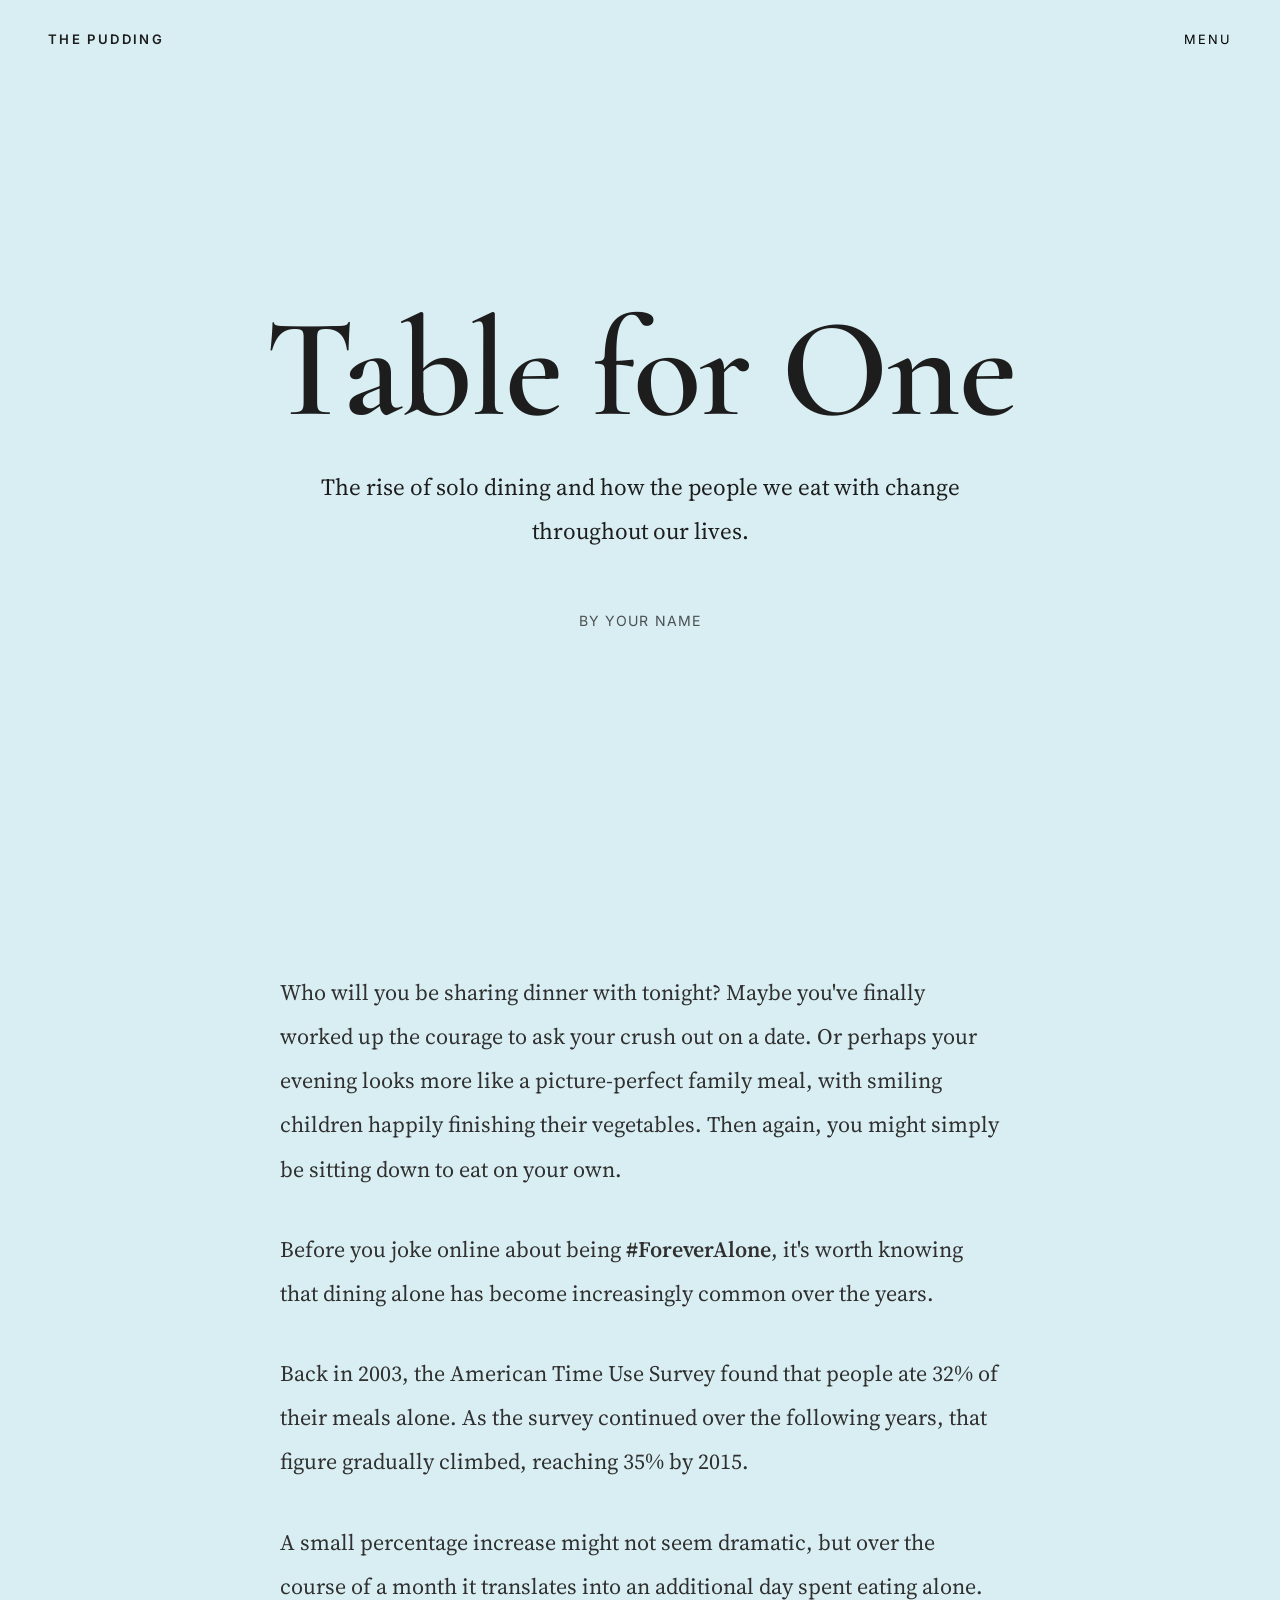
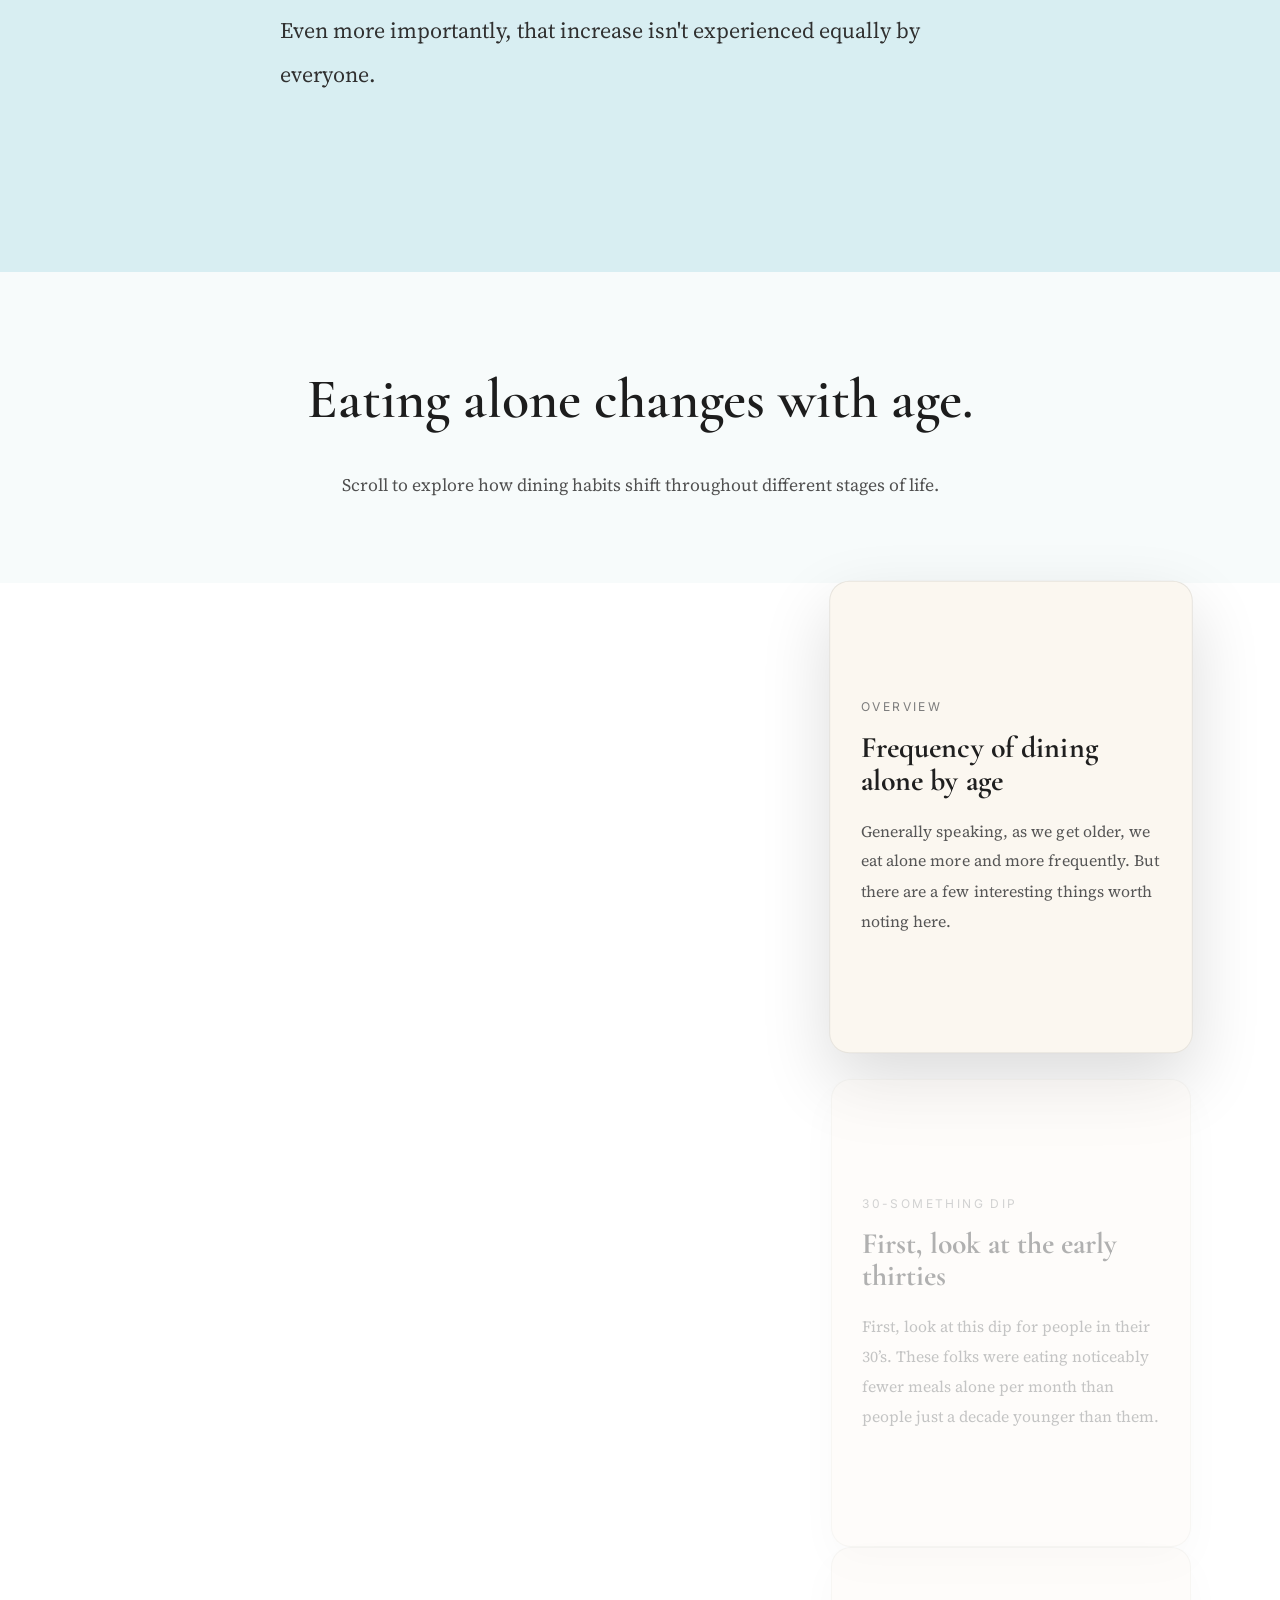
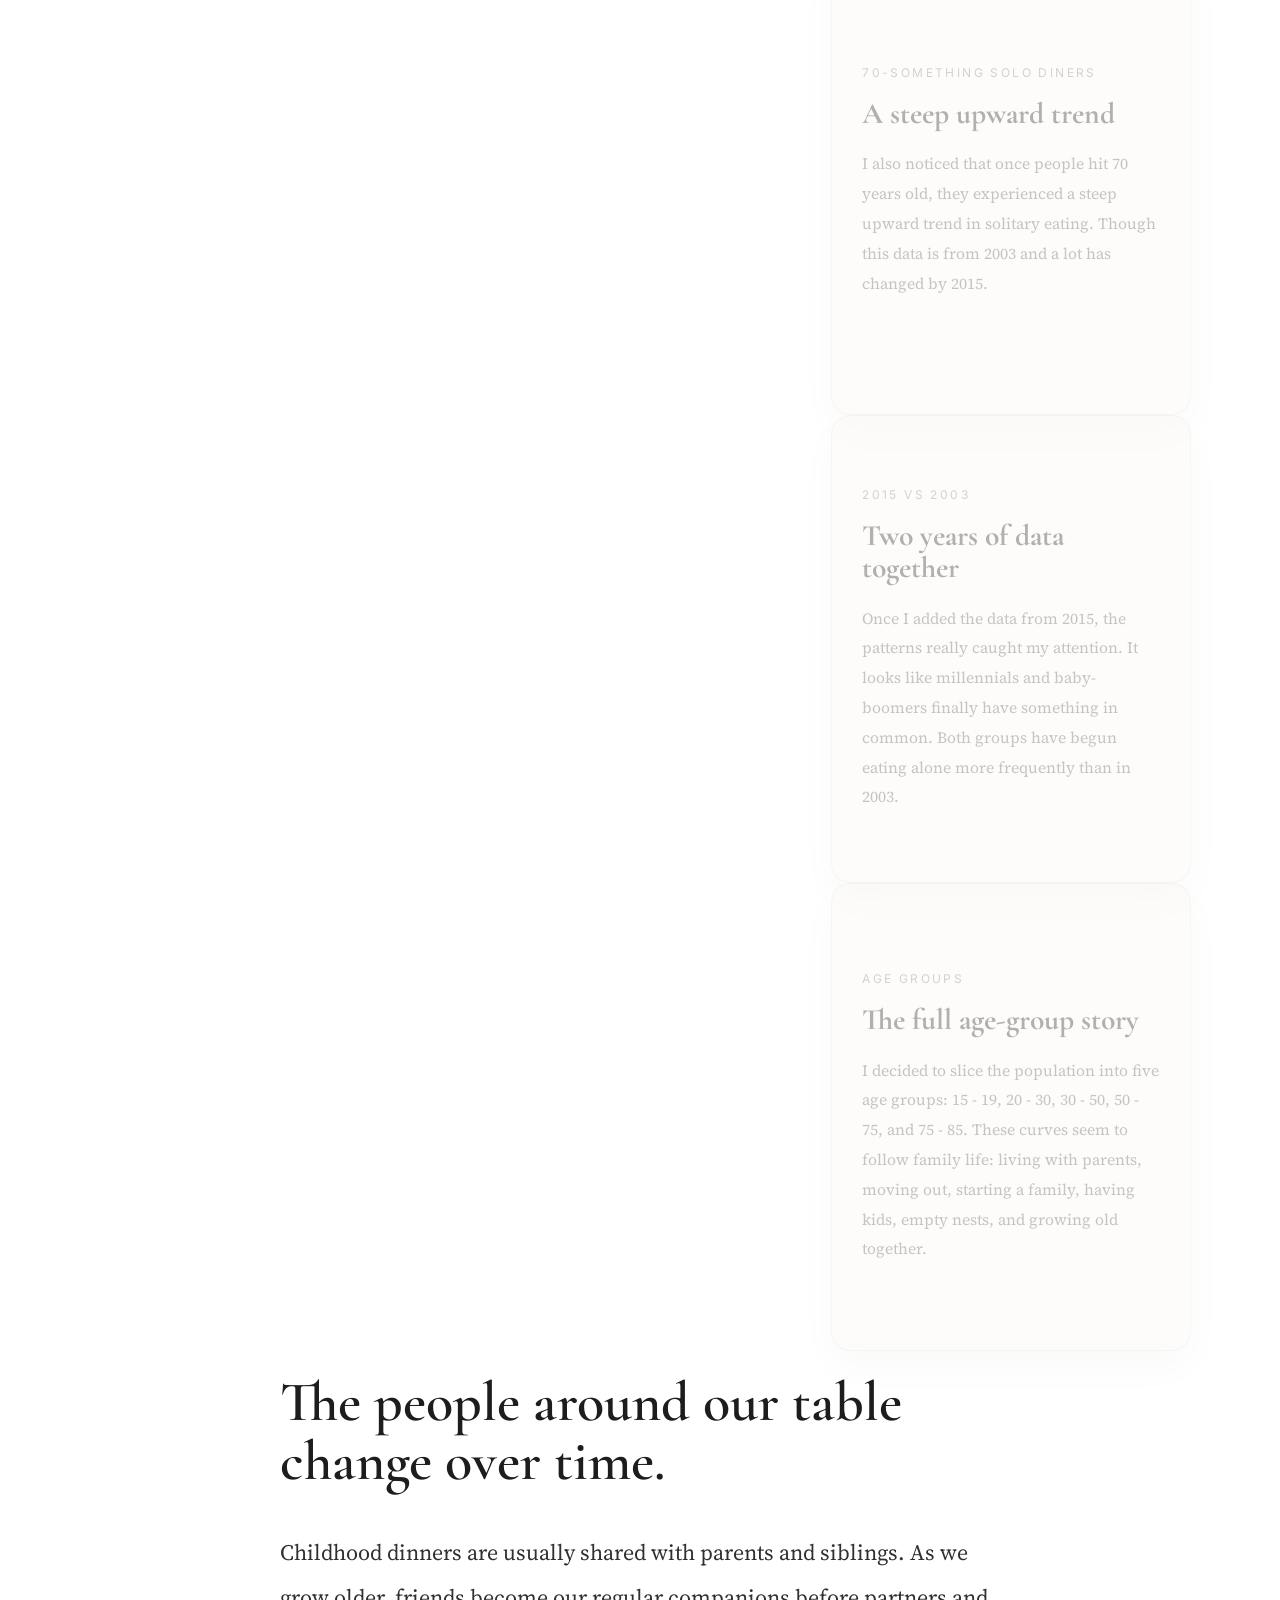
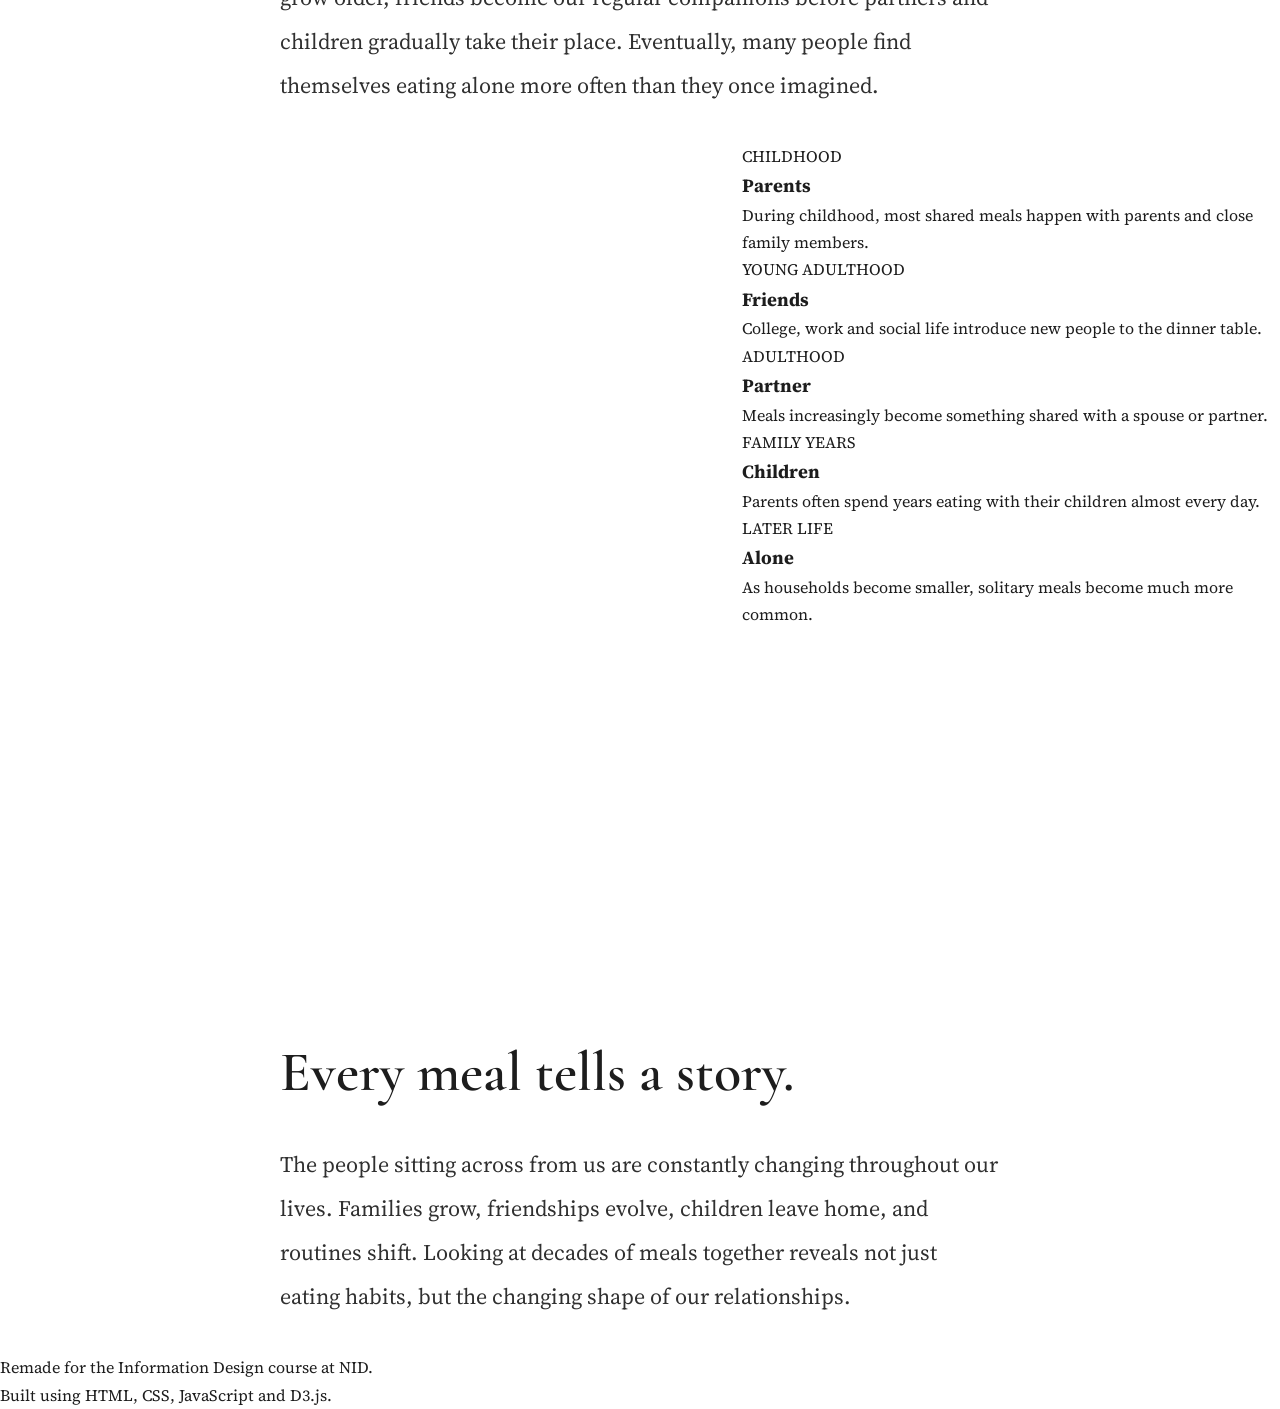
<file: about.html>
<!DOCTYPE html>
<html lang="en">

<head>

    <meta charset="UTF-8">

    <meta name="viewport"
          content="width=device-width, initial-scale=1.0">

    <title>Table For One</title>

    <!-- Google Fonts -->

    <link rel="preconnect"
          href="https://fonts.googleapis.com">

    <link rel="preconnect"
          href="https://fonts.gstatic.com"
          crossorigin>

    <link href="https://fonts.googleapis.com/css2?family=Cormorant+Garamond:wght@400;500;600;700&family=Source+Serif+4:wght@400;500&family=Inter:wght@400;500;600&display=swap"
          rel="stylesheet">

    <link rel="stylesheet"
          href="style.css">

    <script src="https://d3js.org/d3.v7.min.js"></script>

</head>

<body>



<!-- ========================================================= -->
<div class="opening">

<header class="navbar">

    <div class="logo">

        The Pudding

    </div>

    <button class="menu-btn">

        MENU

    </button>

</header>



<!-- ========================================================= -->

<section class="hero">

    <div class="hero-inner">

        <h1>

            Table for One

        </h1>

        <p class="subtitle">

            The rise of solo dining and how the people we eat with
            change throughout our lives.

        </p>

        <p class="author">

            By Your Name

        </p>

    </div>

</section>



<!-- ========================================================= -->

<section class="intro">

    <div class="article">

        <p>

            Who will you be sharing dinner with tonight? Maybe you've finally worked up the courage to ask your crush out on a date. Or perhaps your evening looks more like a picture-perfect family meal, with smiling children happily finishing their vegetables. Then again, you might simply be sitting down to eat on your own.

        </p>

        <p>

            Before you joke online about being <strong>#ForeverAlone</strong>, it's worth knowing that dining alone has become increasingly common over the years.

        </p>

        <p>

            Back in 2003, the American Time Use Survey found that people ate 32% of their meals alone. As the survey continued over the following years, that figure gradually climbed, reaching 35% by 2015.

        </p>

        <p>

            A small percentage increase might not seem dramatic, but over the course of a month it translates into an additional day spent eating alone. Even more importantly, that increase isn't experienced equally by everyone.

        </p>

    </div>

</section>



<!-- ========================================================= -->

<section class="transition">

    <div class="transition-text">

        <h2>

            Eating alone changes with age.

        </h2>

        <p>

            Scroll to explore how dining habits shift throughout different stages of life.

        </p>

    </div>

</section>



<!-- ========================================================= -->
</div>
<!-- ========================================================= -->
<!-- SCROLLY : DINING ALONE -->
<!-- ========================================================= -->

<section class="scrolly" id="alone-scrolly">

    <!-- Sticky Graphic -->

    <div class="graphic">

        <div class="chart-wrapper">

            <svg id="line-chart"></svg>

        </div>

    </div>



    <!-- Story -->

    <div class="story">

        <article class="story-card active"

                 data-scene="0">

            <span>

                OVERVIEW

            </span>

            <h2>

                Frequency of dining alone by age

            </h2>

            <p>

                Generally speaking, as we get older, we eat alone more and more frequently. But there are a few interesting things worth noting here.

            </p>

        </article>



        <article class="story-card"

                 data-scene="1">

            <span>

                30-SOMETHING DIP

            </span>

            <h2>

                First, look at the early thirties

            </h2>

            <p>

                First, look at this dip for people in their 30’s. These folks were eating noticeably fewer meals alone per month than people just a decade younger than them.

            </p>

        </article>



        <article class="story-card"

                 data-scene="2">

            <span>

                70-SOMETHING SOLO DINERS

            </span>

            <h2>

                A steep upward trend

            </h2>

            <p>

                I also noticed that once people hit 70 years old, they experienced a steep upward trend in solitary eating. Though this data is from 2003 and a lot has changed by 2015.

            </p>

        </article>



        <article class="story-card"

                 data-scene="3">

            <span>

                2015 VS 2003

            </span>

            <h2>

                Two years of data together

            </h2>

            <p>

                Once I added the data from 2015, the patterns really caught my attention. It looks like millennials and baby-boomers finally have something in common. Both groups have begun eating alone more frequently than in 2003.

            </p>

        </article>



        <article class="story-card"

                 data-scene="4">

            <span>

                AGE GROUPS

            </span>

            <h2>

                The full age-group story

            </h2>

            <p>

                I decided to slice the population into five age groups: 15 - 19, 20 - 30, 30 - 50, 50 - 75, and 75 - 85. These curves seem to follow family life: living with parents, moving out, starting a family, having kids, empty nests, and growing old together.

            </p>

        </article>

    </div>

</section>
<!-- ========================================================= -->
<!-- WHO WE EAT WITH -->
<!-- ========================================================= -->

<section class="companion-intro">

    <div class="article">

        <h2>

            The people around our table change over time.

        </h2>

        <p>

            Childhood dinners are usually shared with parents and siblings. As we grow older, friends become our regular companions before partners and children gradually take their place. Eventually, many people find themselves eating alone more often than they once imagined.

        </p>

    </div>

</section>



<!-- ========================================================= -->
<!-- COMPANION SCROLLY -->
<!-- ========================================================= -->

<section class="companion-scrolly">

    <!-- Sticky Graphic -->

    <div class="graphic companion-graphic">

        <div id="whom-chart">

            <!-- D3 Visualization -->

        </div>

    </div>



    <!-- Text -->

    <div class="steps companion-steps">



        <article class="step active"
                 data-group="parents">

            <div class="step-inner">

                <span>

                    CHILDHOOD

                </span>

                <h3>

                    Parents

                </h3>

                <p>

                    During childhood, most shared meals happen with parents and close family members.

                </p>

            </div>

        </article>



        <article class="step"
                 data-group="friends">

            <div class="step-inner">

                <span>

                    YOUNG ADULTHOOD

                </span>

                <h3>

                    Friends

                </h3>

                <p>

                    College, work and social life introduce new people to the dinner table.

                </p>

            </div>

        </article>



        <article class="step"
                 data-group="partner">

            <div class="step-inner">

                <span>

                    ADULTHOOD

                </span>

                <h3>

                    Partner

                </h3>

                <p>

                    Meals increasingly become something shared with a spouse or partner.

                </p>

            </div>

        </article>



        <article class="step"
                 data-group="children">

            <div class="step-inner">

                <span>

                    FAMILY YEARS

                </span>

                <h3>

                    Children

                </h3>

                <p>

                    Parents often spend years eating with their children almost every day.

                </p>

            </div>

        </article>



        <article class="step"
                 data-group="alone">

            <div class="step-inner">

                <span>

                    LATER LIFE

                </span>

                <h3>

                    Alone

                </h3>

                <p>

                    As households become smaller, solitary meals become much more common.

                </p>

            </div>

        </article>



    </div>

</section>



<!-- ========================================================= -->
<!-- FINAL NOTE -->
<!-- ========================================================= -->

<section class="closing">

    <div class="article narrow">

        <h2>

            Every meal tells a story.

        </h2>

        <p>

            The people sitting across from us are constantly changing throughout our lives. Families grow, friendships evolve, children leave home, and routines shift. Looking at decades of meals together reveals not just eating habits, but the changing shape of our relationships.

        </p>

    </div>

</section>



<!-- ========================================================= -->
<!-- FOOTER -->
<!-- ========================================================= -->

<footer>

    <div class="footer-inner">

        <p>

            Remade for the Information Design course at NID.

        </p>

        <p>

            Built using HTML, CSS, JavaScript and D3.js.

        </p>

    </div>

</footer>



<!-- ========================================================= -->
<!-- JAVASCRIPT -->
<!-- ========================================================= -->

<script src="script.js?v=2"></script>

</body>

</html>
</file>
<file: style.css>
/* =====================================================
TABLE FOR ONE
STYLE.CSS
===================================================== */

/* =====================================================
RESET
===================================================== */

*,
*::before,
*::after{
    margin:0;
    padding:0;
    box-sizing:border-box;
}

html{
    scroll-behavior:smooth;
}

body{
    background:#fff;
    color:#1d1d1d;
    font-family:"Source Serif 4",serif;
    overflow-x:hidden;
    line-height:1.7;
    -webkit-font-smoothing:antialiased;
    text-rendering:optimizeLegibility;
}

img{
    display:block;
    max-width:100%;
}

svg{
    overflow:visible;
}

a{
    color:inherit;
    text-decoration:none;
}

.opening{
    background:#d8eef2;
}

.navbar{
    position:fixed;
    top:0;
    left:0;
    width:100%;
    padding:28px 48px;
    display:flex;
    justify-content:space-between;
    align-items:center;
    z-index:1000;
    background:transparent;
}

.logo{
    font-family:"Inter",sans-serif;
    font-size:.82rem;
    font-weight:600;
    letter-spacing:.18em;
    text-transform:uppercase;
}

.menu-btn{
    border:none;
    background:none;
    cursor:pointer;
    font-family:"Inter",sans-serif;
    font-size:.8rem;
    letter-spacing:.15em;
    transition:.3s;
}

.menu-btn:hover{
    opacity:.65;
}

.hero{
    min-height:100vh;
    display:flex;
    justify-content:center;
    align-items:center;
    padding:140px 30px 100px;
    text-align:center;
}

.hero-inner{
    width:min(980px,90vw);
}

.hero h1{
    font-family:"Cormorant Garamond",serif;
    font-size:clamp(5rem,11vw,8.8rem);
    font-weight:600;
    line-height:.88;
    letter-spacing:-2px;
    margin-bottom:34px;
}

.subtitle{
    width:min(640px,90vw);
    margin:auto;
    font-size:1.45rem;
    line-height:1.9;
}

.author{
    margin-top:55px;
    font-family:"Inter",sans-serif;
    font-size:.88rem;
    letter-spacing:.08em;
    text-transform:uppercase;
    opacity:.75;
}

.intro{
    padding:70px 0 140px;
}

.article{
    width:min(720px,88vw);
    margin:auto;
}

.article h2{
    font-family:"Cormorant Garamond",serif;
    font-size:3.5rem;
    font-weight:600;
    line-height:1.05;
    margin-bottom:40px;
}

.article p{
    font-size:1.38rem;
    line-height:2;
    margin-bottom:36px;
    color:#303030;
}

.article strong{
    font-weight:600;
}

.article em{
    font-style:italic;
}

.transition{
    padding:80px 0;
    background:#f7fbfb;
}

.transition-text{
    width:min(720px,88vw);
    margin:auto;
    text-align:center;
}

.transition-text h2{
    font-family:"Cormorant Garamond",serif;
    font-size:3.5rem;
    font-weight:600;
    margin-bottom:22px;
}

.transition-text p{
    font-size:1.1rem;
    line-height:1.9;
    color:#505050;
}

.scrolly,
.companion-scrolly{
    display:grid;
    grid-template-columns:58% 42%;
    align-items:flex-start;
    background:#ffffff;
    position:relative;
}

.graphic{
    position:sticky;
    top:0;
    height:100vh;
    display:flex;
    justify-content:center;
    align-items:center;
    padding:40px;
    overflow:hidden;
}

.chart-wrapper{
    position:relative;
    width:100%;
    height:90vh;
}

#line-chart{
    width:100%;
    height:100%;
    display:block;
}

.story{
    padding:0 20px 50px;
}

.story-card{
    min-height:52vh;
    display:flex;
    flex-direction:column;
    justify-content:center;
    max-width:360px;
    margin:auto;
    background:#fbf7f0;
    border-radius:20px;
    padding:30px;
    border:1px solid rgba(0,0,0,.08);
    box-shadow:0 16px 40px rgba(0,0,0,.08);
    opacity:.35;
    transform:translateY(28px);
    transition:opacity .5s, transform .5s, box-shadow .5s;
}

.story-card.active{
    opacity:1;
    transform:translateY(0) scale(1.01);
    box-shadow:0 28px 70px rgba(0,0,0,.14);
}

.story-card span{
    display:block;
    margin-bottom:14px;
    font-family:"Inter",sans-serif;
    font-size:.75rem;
    letter-spacing:.2em;
    text-transform:uppercase;
    color:#7d7d7d;
}

.story-card h2{
    font-family:"Cormorant Garamond",serif;
    font-size:1.85rem;
    line-height:1.08;
    margin-bottom:20px;
    color:#1f1f1f;
}

.story-card p{
    font-size:.98rem;
    line-height:1.9;
    color:#565656;
}

#line-chart .line-2015,
#line-chart .line-2003{
    stroke-linecap:round;
    stroke-linejoin:round;
    opacity:0;
}

#line-chart .line-2015{
    stroke:#3d8da0;
    stroke-width:4;
}

#line-chart .line-2003{
    stroke:#f08e3f;
    stroke-width:3.5;
}

#line-chart .dot{
    stroke:#ffffff;
    stroke-width:1.4;
    opacity:0.8;
    pointer-events:auto;
}

#line-chart .dot-2015{
    fill:#3d8da0;
}

#line-chart .dot-2003{
    fill:#f08e3f;
}

#line-chart .callout-circle{
    fill:none;
    stroke:#000;
    stroke-width:3;
    stroke-dasharray:6 5;
}

#line-chart .callout-line{
    stroke:#000;
    stroke-width:2;
}

#line-chart .callout-text{
    font-family:"Inter",sans-serif;
    font-size:.9rem;
    fill:#000;
    font-weight:700;
}

#line-chart .band-rect{
    fill:#ebf4f4;
}

#line-chart .band-label{
    font-family:"Inter",sans-serif;
    font-size:.8rem;
    fill:#6a6a6a;
}

.axis-label{
    font-family:"Inter",sans-serif;
    font-size:14px;
    fill:#666;
}

.tick text{
    fill:#666;
    font-size:12px;
}

.line-label{
    font-family:"Inter",sans-serif;
    font-size:15px;
    font-weight:600;
    pointer-events:none;
}

.tooltip{
    position:absolute;
    background:#ffffff;
    border-radius:8px;
    padding:10px 14px;
    box-shadow:0 8px 30px rgba(0,0,0,.08);
    font-family:"Inter",sans-serif;
    font-size:.85rem;
    pointer-events:none;
    z-index:1000;
    opacity:0;
    transition:opacity .15s ease;
}
</file>
